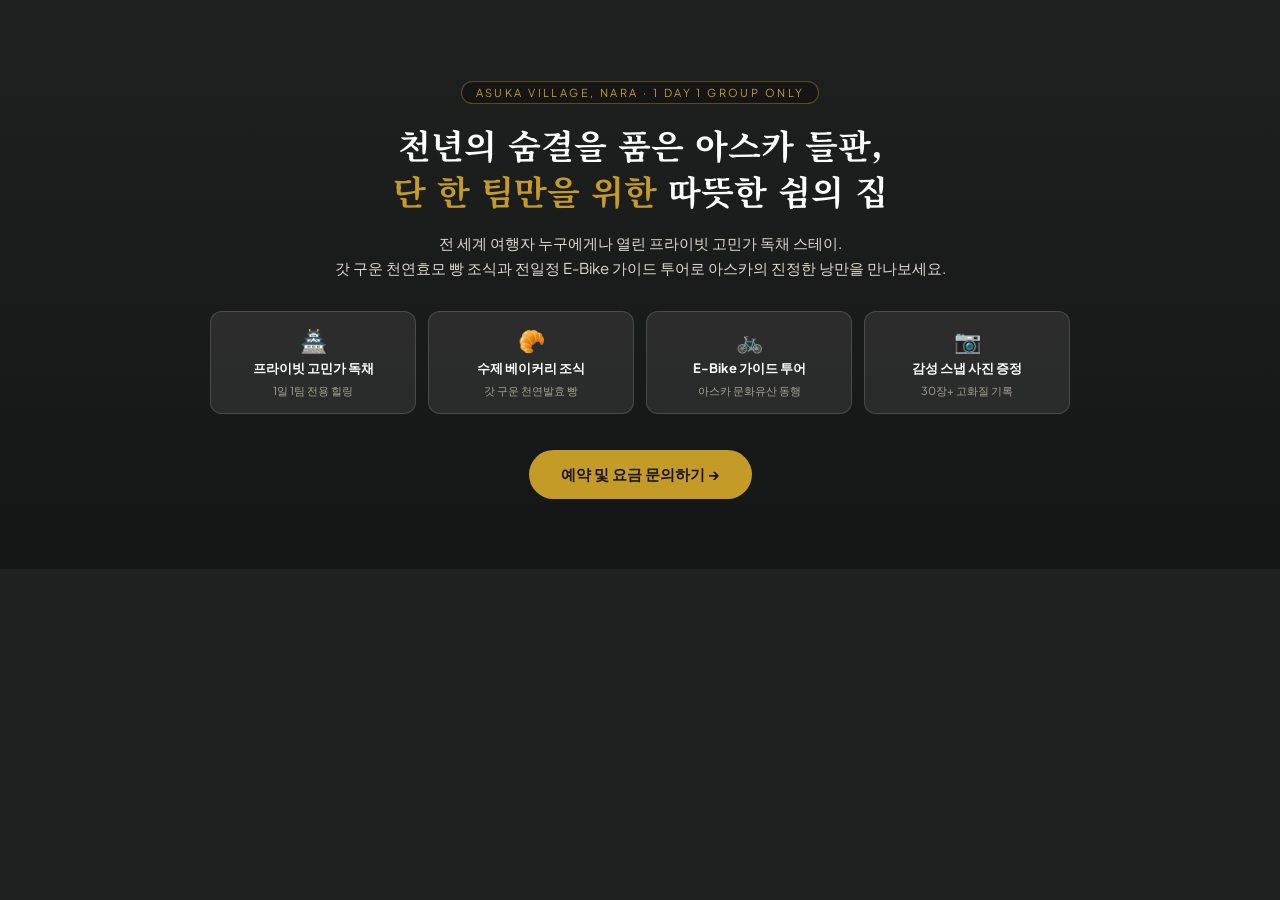
<file: google_sites_embeds/01_hero_and_highlights_embed.html>
<!DOCTYPE html>
<html lang="ko">
<head>
  <meta charset="UTF-8">
  <meta name="viewport" content="width=device-width, initial-scale=1.0">
  <title>Pleasant House - 히어로 배너 & 핵심 하이라이트</title>
  <link rel="preconnect" href="https://fonts.googleapis.com">
  <link rel="preconnect" href="https://fonts.gstatic.com" crossorigin>
  <link href="https://fonts.googleapis.com/css2?family=Noto+Serif+KR:wght@500;700&family=Plus+Jakarta+Sans:wght@400;600;700&display=swap" rel="stylesheet">
  <style>
    * { box-sizing: border-box; margin: 0; padding: 0; }
    body {
      font-family: 'Plus Jakarta Sans', sans-serif;
      background-color: #1f2120;
      color: #ffffff;
      padding: 0;
      margin: 0;
    }
    .hero-banner {
      position: relative;
      padding: 80px 24px 70px 24px;
      text-align: center;
      background: linear-gradient(180deg, rgba(31,33,32,0.85) 0%, rgba(20,22,21,0.95) 100%);
      overflow: hidden;
    }
    .kicker {
      display: inline-block;
      font-size: 11px;
      letter-spacing: 0.22em;
      color: #c59b27;
      border: 1px solid rgba(197, 155, 39, 0.4);
      padding: 4px 14px;
      border-radius: 999px;
      margin-bottom: 18px;
      background: rgba(0,0,0,0.3);
    }
    .title {
      font-family: 'Noto Serif KR', serif;
      font-size: 34px;
      line-height: 1.35;
      margin-bottom: 16px;
      color: #ffffff;
    }
    .title span { color: #c59b27; }
    .desc {
      font-size: 15px;
      color: #dfd8cc;
      max-width: 680px;
      margin: 0 auto 30px auto;
      line-height: 1.7;
    }
    .chips-grid {
      display: grid;
      grid-template-columns: repeat(4, 1fr);
      gap: 12px;
      max-width: 860px;
      margin: 0 auto 36px auto;
    }
    @media (max-width: 768px) {
      .chips-grid { grid-template-columns: repeat(2, 1fr); }
      .title { font-size: 26px; }
    }
    @media (max-width: 480px) {
      .hero-banner { padding: 50px 16px 40px 16px; word-break: keep-all; overflow-wrap: anywhere; overflow-wrap: break-word; }
      .title { font-size: 22px; line-height: 1.35; }
      .desc { font-size: 13px; margin-bottom: 24px; line-height: 1.65; }
      .chips-grid { grid-template-columns: minmax(0, 1fr); gap: 8px; margin-bottom: 24px; }
      .chip { padding: 10px 12px; }
      .btn-cta { width: 100%; text-align: center; padding: 13px 20px; font-size: 14px; display: block; box-sizing: border-box; }
    }
    .chip {
      background: rgba(255,255,255,0.08);
      border: 1px solid rgba(255,255,255,0.15);
      border-radius: 12px;
      padding: 14px;
      text-align: center;
    }
    .chip-icon { font-size: 22px; display: block; margin-bottom: 6px; }
    .chip-title { font-size: 13px; font-weight: 700; color: #ffffff; display: block; }
    .chip-sub { font-size: 11px; color: #a9a397; }
    .btn-cta {
      display: inline-block;
      background: #c59b27;
      color: #1a160d;
      font-weight: 700;
      padding: 14px 32px;
      border-radius: 999px;
      text-decoration: none;
      font-size: 15px;
      transition: background 0.2s ease;
    }
    .btn-cta:hover {
      background: #b58918;
    }
  </style>
</head>
<body>

<div class="hero-banner">
  <span class="kicker">ASUKA VILLAGE, NARA · 1 DAY 1 GROUP ONLY</span>
  <h1 class="title">
    천년의 숨결을 품은 아스카 들판,<br>
    <span>단 한 팀만을 위한</span> 따뜻한 쉼의 집
  </h1>
  <p class="desc">
    전 세계 여행자 누구에게나 열린 프라이빗 고민가 독채 스테이.<br>
    갓 구운 천연효모 빵 조식과 전일정 E-Bike 가이드 투어로 아스카의 진정한 낭만을 만나보세요.
  </p>

  <div class="chips-grid">
    <div class="chip">
      <span class="chip-icon">🏯</span>
      <span class="chip-title">프라이빗 고민가 독채</span>
      <span class="chip-sub">1일 1팀 전용 힐링</span>
    </div>
    <div class="chip">
      <span class="chip-icon">🥐</span>
      <span class="chip-title">수제 베이커리 조식</span>
      <span class="chip-sub">갓 구운 천연발효 빵</span>
    </div>
    <div class="chip">
      <span class="chip-icon">🚲</span>
      <span class="chip-title">E-Bike 가이드 투어</span>
      <span class="chip-sub">아스카 문화유산 동행</span>
    </div>
    <div class="chip">
      <span class="chip-icon">📷</span>
      <span class="chip-title">감성 스냅 사진 증정</span>
      <span class="chip-sub">30장+ 고화질 기록</span>
    </div>
  </div>

  <a href="#booking" class="btn-cta" target="_top">예약 및 요금 문의하기 →</a>
</div>

</body>
</html>
</file>
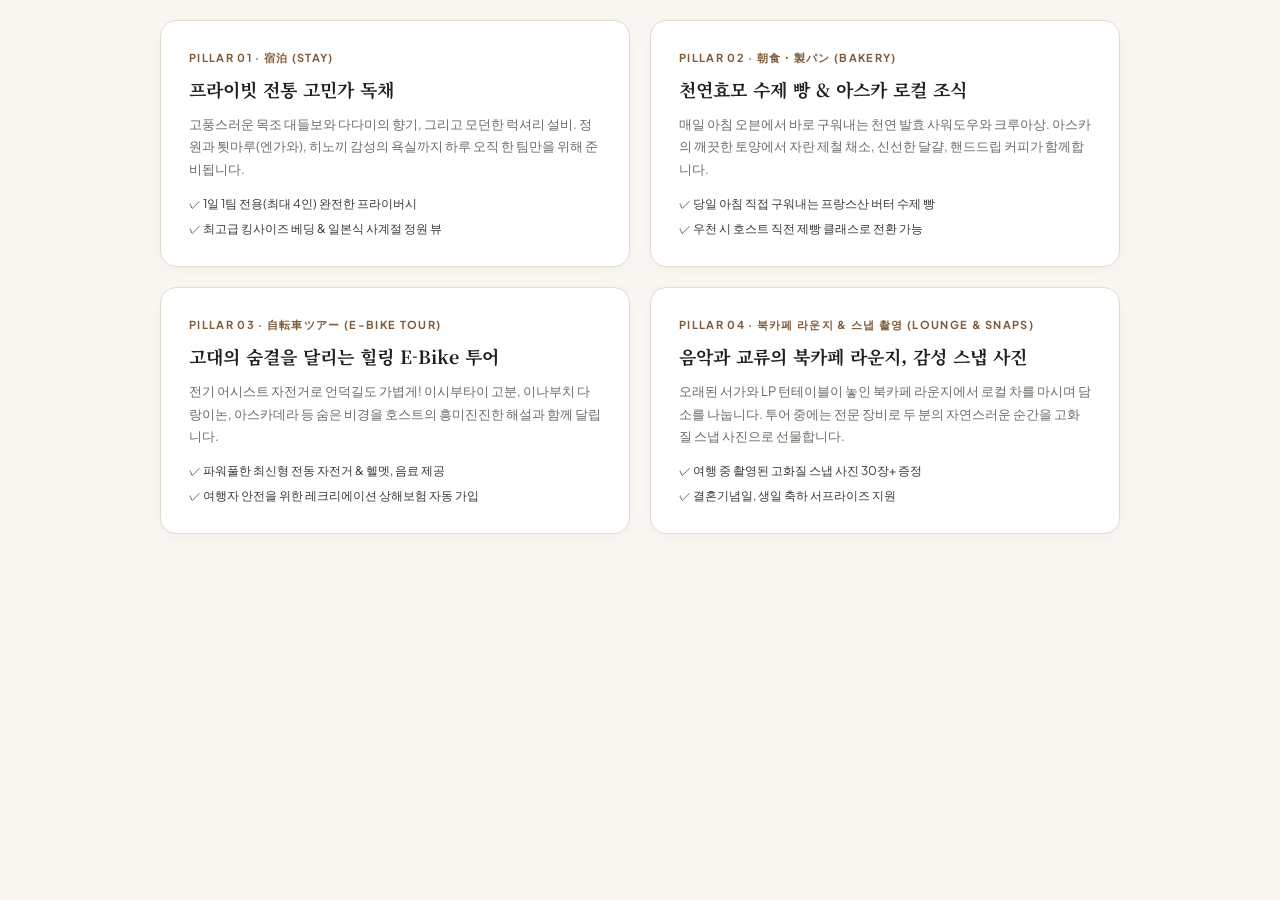
<file: google_sites_embeds/02_four_pillars_embed.html>
<!DOCTYPE html>
<html lang="ko">
<head>
  <meta charset="UTF-8">
  <meta name="viewport" content="width=device-width, initial-scale=1.0">
  <title>Pleasant House - 4대 핵심 시너지 체험</title>
  <link rel="preconnect" href="https://fonts.googleapis.com">
  <link rel="preconnect" href="https://fonts.gstatic.com" crossorigin>
  <link href="https://fonts.googleapis.com/css2?family=Noto+Serif+KR:wght@500;700&family=Plus+Jakarta+Sans:wght@400;600;700&display=swap" rel="stylesheet">
  <style>
    * { box-sizing: border-box; margin: 0; padding: 0; }
    body {
      font-family: 'Plus Jakarta Sans', sans-serif;
      background-color: #faf7f2;
      color: #2c2d2a;
      padding: 20px;
      line-height: 1.6;
    }
    .pillars-grid {
      display: grid;
      grid-template-columns: repeat(2, 1fr);
      gap: 20px;
      max-width: 960px;
      margin: 0 auto;
    }
    @media (max-width: 768px) {
      .pillars-grid { grid-template-columns: minmax(0, 1fr); }
    }
    @media (max-width: 600px) {
      body { padding: 14px 10px; word-break: normal; overflow-wrap: anywhere; overflow-wrap: break-word; }
      .pillars-grid { gap: 14px; }
      .pillar-card { padding: 22px 16px; border-radius: 14px; }
      .p-title { font-size: 16px; }
      .p-desc { font-size: 13px; line-height: 1.65; }
      .p-list { font-size: 12px; }
    }
    .pillar-card {
      background: #ffffff;
      border: 1px solid #e2dbcf;
      border-radius: 16px;
      padding: 28px;
      box-shadow: 0 4px 16px rgba(0,0,0,0.03);
      position: relative;
    }
    .p-tag {
      font-size: 11px;
      font-weight: 700;
      letter-spacing: 0.12em;
      color: #805b38;
      display: block;
      margin-bottom: 8px;
    }
    .p-title {
      font-family: 'Noto Serif KR', serif;
      font-size: 18px;
      color: #1f2120;
      margin-bottom: 10px;
    }
    .p-desc {
      font-size: 13px;
      color: #6c6b65;
      line-height: 1.7;
      margin-bottom: 14px;
    }
    .p-list {
      list-style: none;
      font-size: 12px;
      color: #383935;
      display: flex;
      flex-direction: column;
      gap: 6px;
    }
  </style>
</head>
<body>

<div class="pillars-grid">
  <!-- Pillar 1 -->
  <div class="pillar-card">
    <span class="p-tag">PILLAR 01 · 宿泊 (STAY)</span>
    <h3 class="p-title">프라이빗 전통 고민가 독채</h3>
    <p class="p-desc">고풍스러운 목조 대들보와 다다미의 향기, 그리고 모던한 럭셔리 설비. 정원과 툇마루(엔가와), 히노끼 감성의 욕실까지 하루 오직 한 팀만을 위해 준비됩니다.</p>
    <ul class="p-list">
      <li>✓ 1일 1팀 전용(최대 4인) 완전한 프라이버시</li>
      <li>✓ 최고급 킹사이즈 베딩 & 일본식 사계절 정원 뷰</li>
    </ul>
  </div>

  <!-- Pillar 2 -->
  <div class="pillar-card">
    <span class="p-tag">PILLAR 02 · 朝食・製パン (BAKERY)</span>
    <h3 class="p-title">천연효모 수제 빵 & 아스카 로컬 조식</h3>
    <p class="p-desc">매일 아침 오븐에서 바로 구워내는 천연 발효 사워도우와 크루아상. 아스카의 깨끗한 토양에서 자란 제철 채소, 신선한 달걀, 핸드드립 커피가 함께합니다.</p>
    <ul class="p-list">
      <li>✓ 당일 아침 직접 구워내는 프랑스산 버터 수제 빵</li>
      <li>✓ 우천 시 호스트 직전 제빵 클래스로 전환 가능</li>
    </ul>
  </div>

  <!-- Pillar 3 -->
  <div class="pillar-card">
    <span class="p-tag">PILLAR 03 · 自転車ツアー (E-BIKE TOUR)</span>
    <h3 class="p-title">고대의 숨결을 달리는 힐링 E-Bike 투어</h3>
    <p class="p-desc">전기 어시스트 자전거로 언덕길도 가볍게! 이시부타이 고분, 이나부치 다랑이논, 아스카데라 등 숨은 비경을 호스트의 흥미진진한 해설과 함께 달립니다.</p>
    <ul class="p-list">
      <li>✓ 파워풀한 최신형 전동 자전거 & 헬멧, 음료 제공</li>
      <li>✓ 여행자 안전을 위한 레크리에이션 상해보험 자동 가입</li>
    </ul>
  </div>

  <!-- Pillar 4 -->
  <div class="pillar-card">
    <span class="p-tag">PILLAR 04 · 북카페 라운지 & 스냅 촬영 (LOUNGE & SNAPS)</span>
    <h3 class="p-title">음악과 교류의 북카페 라운지, 감성 스냅 사진</h3>
    <p class="p-desc">오래된 서가와 LP 턴테이블이 놓인 북카페 라운지에서 로컬 차를 마시며 담소를 나눕니다. 투어 중에는 전문 장비로 두 분의 자연스러운 순간을 고화질 스냅 사진으로 선물합니다.</p>
    <ul class="p-list">
      <li>✓ 여행 중 촬영된 고화질 스냅 사진 30장+ 증정</li>
      <li>✓ 결혼기념일, 생일 축하 서프라이즈 지원</li>
    </ul>
  </div>
</div>

</body>
</html>
</file>
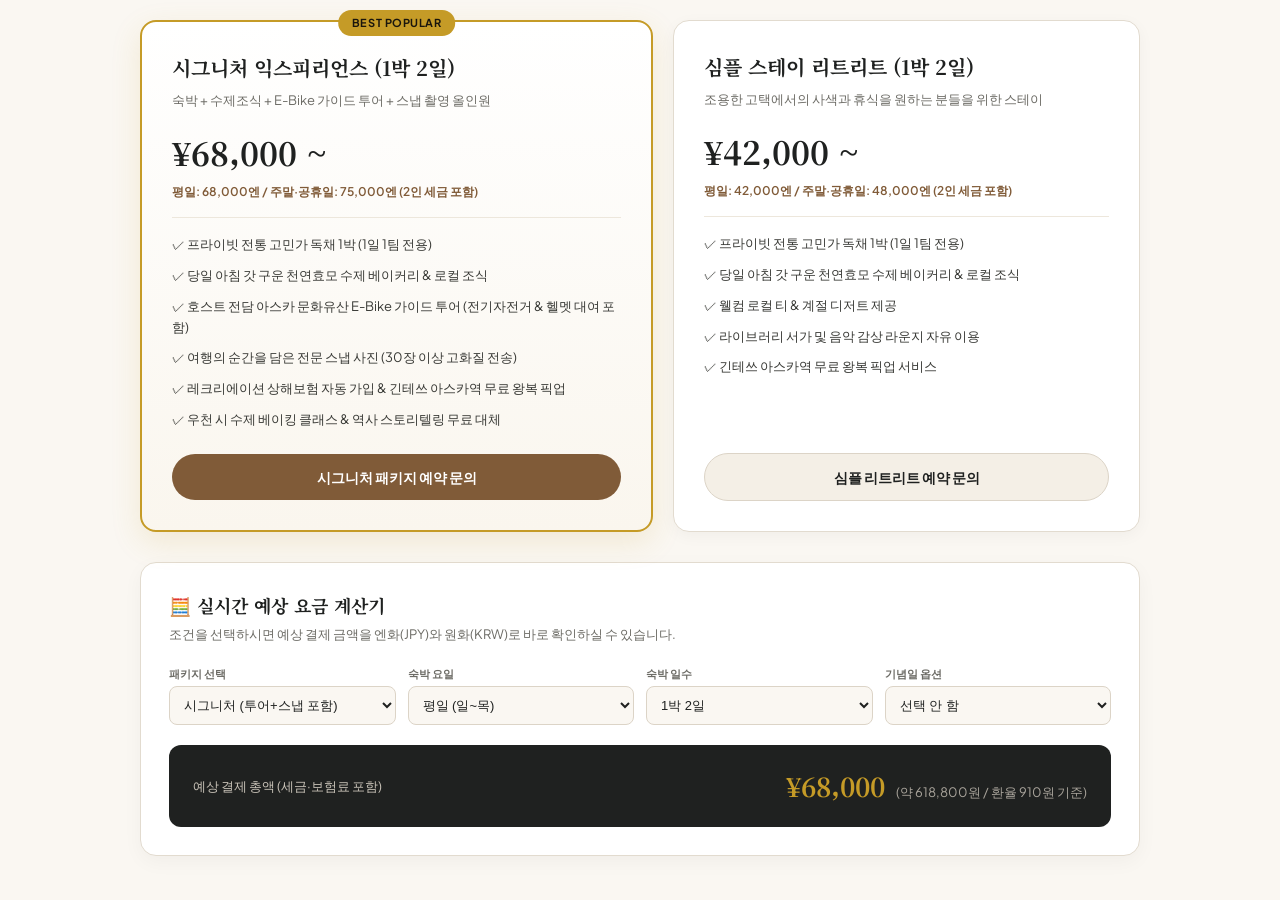
<file: google_sites_embeds/03_pricing_and_live_calculator_embed.html>
<!DOCTYPE html>
<html lang="ko">
<head>
  <meta charset="UTF-8">
  <meta name="viewport" content="width=device-width, initial-scale=1.0">
  <title>Pleasant House - 요금 및 실시간 계산기 위젯</title>
  <link rel="preconnect" href="https://fonts.googleapis.com">
  <link rel="preconnect" href="https://fonts.gstatic.com" crossorigin>
  <link href="https://fonts.googleapis.com/css2?family=Noto+Serif+KR:wght@500;700&family=Plus+Jakarta+Sans:wght@400;600;700&display=swap" rel="stylesheet">
  <style>
    * { box-sizing: border-box; margin: 0; padding: 0; }
    body {
      font-family: 'Plus Jakarta Sans', sans-serif;
      background-color: #faf7f2;
      color: #2c2d2a;
      padding: 20px;
      line-height: 1.6;
    }
    .widget-container {
      max-width: 1000px;
      margin: 0 auto;
    }
    .pricing-cards {
      display: grid;
      grid-template-columns: 1.1fr 1fr;
      gap: 20px;
      margin-bottom: 30px;
    }
    @media (max-width: 768px) {
      .pricing-cards { grid-template-columns: minmax(0, 1fr); }
    }
    .card {
      background: #ffffff;
      border: 1px solid #e2dbcf;
      border-radius: 16px;
      padding: 30px;
      position: relative;
      display: flex;
      flex-direction: column;
      box-shadow: 0 4px 16px rgba(0,0,0,0.04);
    }
    .card.featured {
      border: 2px solid #c59b27;
      background: linear-gradient(180deg, #ffffff, #faf6ee);
      box-shadow: 0 10px 30px rgba(197, 155, 39, 0.15);
    }
    .badge {
      position: absolute;
      top: -12px;
      left: 50%;
      transform: translateX(-50%);
      background: #c59b27;
      color: #1a160d;
      font-size: 11px;
      font-weight: 700;
      padding: 4px 14px;
      border-radius: 999px;
      letter-spacing: 0.05em;
    }
    .card-title {
      font-family: 'Noto Serif KR', serif;
      font-size: 20px;
      color: #1f2120;
      margin-bottom: 6px;
    }
    .card-desc {
      font-size: 13px;
      color: #6c6b65;
      margin-bottom: 16px;
    }
    .price-box {
      margin-bottom: 16px;
      padding-bottom: 16px;
      border-bottom: 1px solid #ede7dc;
    }
    .price-amount {
      font-family: 'Noto Serif KR', serif;
      font-size: 32px;
      font-weight: 700;
      color: #1f2120;
    }
    .price-sub {
      font-size: 12px;
      color: #805b38;
      font-weight: 600;
      display: block;
      margin-top: 4px;
    }
    .features-list {
      list-style: none;
      font-size: 13px;
      display: flex;
      flex-direction: column;
      gap: 10px;
      margin-bottom: 24px;
      flex-grow: 1;
    }
    .features-list li {
      color: #383935;
    }
    .btn {
      display: block;
      text-align: center;
      padding: 12px;
      border-radius: 999px;
      font-weight: 600;
      font-size: 14px;
      text-decoration: none;
      cursor: pointer;
      transition: all 0.2s ease;
      border: none;
    }
    .btn-primary {
      background: #805b38;
      color: #ffffff;
    }
    .btn-primary:hover {
      background: #634325;
    }
    .btn-secondary {
      background: #f4efe6;
      color: #1f2120;
      border: 1px solid #dcd4c7;
    }

    /* Calculator */
    .calculator-box {
      background: #ffffff;
      border: 1px solid #e2dbcf;
      border-radius: 16px;
      padding: 28px;
      box-shadow: 0 6px 20px rgba(0,0,0,0.04);
    }
    .calc-header {
      font-family: 'Noto Serif KR', serif;
      font-size: 18px;
      color: #1f2120;
      margin-bottom: 4px;
    }
    .calc-sub {
      font-size: 13px;
      color: #6c6b65;
      margin-bottom: 20px;
    }
    .calc-grid {
      display: grid;
      grid-template-columns: repeat(4, 1fr);
      gap: 12px;
      margin-bottom: 20px;
    }
    @media (max-width: 768px) {
      .calc-grid { grid-template-columns: 1fr 1fr; }
    }
    .calc-item label {
      display: block;
      font-size: 11px;
      font-weight: 700;
      color: #6c6b65;
      margin-bottom: 4px;
    }
    .calc-item select {
      width: 100%;
      padding: 10px;
      border: 1px solid #dcd4c7;
      border-radius: 8px;
      font-size: 13px;
      background: #faf7f2;
      color: #1f2120;
    }
    .calc-result {
      background: #1f2120;
      color: #ffffff;
      border-radius: 12px;
      padding: 20px 24px;
      display: flex;
      align-items: center;
      justify-content: space-between;
      flex-wrap: wrap;
      gap: 12px;
    }
    .res-label {
      font-size: 13px;
      color: #c9c3b8;
    }
    .res-val {
      font-family: 'Noto Serif KR', serif;
      font-size: 26px;
      font-weight: 700;
      color: #c59b27;
    }
    .res-krw {
      font-size: 13px;
      color: #a8a39a;
      margin-left: 8px;
    }

    /* Mobile Enhancements */
    @media (max-width: 600px) {
      body {
        padding: 14px 10px;
        word-break: keep-all; overflow-wrap: anywhere;
        overflow-wrap: break-word;
      }
      .pricing-cards {
        gap: 16px;
        margin-bottom: 24px;
      }
      .card {
        padding: 26px 18px;
        border-radius: 14px;
      }
      .card-title {
        font-size: 18px;
      }
      .price-amount {
        font-size: 28px;
      }
      .btn {
        min-height: 48px;
        display: flex;
        align-items: center;
        justify-content: center;
      }
      .calculator-box {
        padding: 20px 16px;
        border-radius: 14px;
      }
      .calc-grid {
        grid-template-columns: minmax(0, 1fr);
        gap: 12px;
      }
      .calc-item select {
        min-height: 48px;
        padding: 12px;
        font-size: 14px;
        border-radius: 10px;
        text-overflow: ellipsis;
        white-space: nowrap;
        overflow: hidden;
      }
      .calc-result {
        flex-direction: column;
        align-items: stretch;
        text-align: center;
        padding: 18px 16px;
        gap: 14px;
      }
      .res-val {
        font-size: 28px;
        display: block;
      }
      .res-krw {
        display: block;
        margin-left: 0;
        margin-top: 4px;
        font-size: 12px;
      }
    }
  </style>
</head>
<body>

<div class="widget-container">
  <!-- Pricing Cards -->
  <div class="pricing-cards">
    <!-- Signature Plan -->
    <div class="card featured">
      <span class="badge">BEST POPULAR</span>
      <h3 class="card-title">시그니처 익스피리언스 (1박 2일)</h3>
      <p class="card-desc">숙박 + 수제조식 + E-Bike 가이드 투어 + 스냅 촬영 올인원</p>
      <div class="price-box">
        <span class="price-amount">¥68,000 ~</span>
        <span class="price-sub">평일: 68,000엔 / 주말·공휴일: 75,000엔 (2인 세금 포함)</span>
      </div>
      <ul class="features-list">
        <li>✓ 프라이빗 전통 고민가 독채 1박 (1일 1팀 전용)</li>
        <li>✓ 당일 아침 갓 구운 천연효모 수제 베이커리 & 로컬 조식</li>
        <li>✓ 호스트 전담 아스카 문화유산 E-Bike 가이드 투어 (전기자전거 & 헬멧 대여 포함)</li>
        <li>✓ 여행의 순간을 담은 전문 스냅 사진 (30장 이상 고화질 전송)</li>
        <li>✓ 레크리에이션 상해보험 자동 가입 & 긴테쓰 아스카역 무료 왕복 픽업</li>
        <li>✓ 우천 시 수제 베이킹 클래스 & 역사 스토리텔링 무료 대체</li>
      </ul>
      <a href="#booking" class="btn btn-primary" target="_top">시그니처 패키지 예약 문의</a>
    </div>

    <!-- Simple Retreat Plan -->
    <div class="card">
      <h3 class="card-title">심플 스테이 리트리트 (1박 2일)</h3>
      <p class="card-desc">조용한 고택에서의 사색과 휴식을 원하는 분들을 위한 스테이</p>
      <div class="price-box">
        <span class="price-amount">¥42,000 ~</span>
        <span class="price-sub">평일: 42,000엔 / 주말·공휴일: 48,000엔 (2인 세금 포함)</span>
      </div>
      <ul class="features-list">
        <li>✓ 프라이빗 전통 고민가 독채 1박 (1일 1팀 전용)</li>
        <li>✓ 당일 아침 갓 구운 천연효모 수제 베이커리 & 로컬 조식</li>
        <li>✓ 웰컴 로컬 티 & 계절 디저트 제공</li>
        <li>✓ 라이브러리 서가 및 음악 감상 라운지 자유 이용</li>
        <li>✓ 긴테쓰 아스카역 무료 왕복 픽업 서비스</li>
      </ul>
      <a href="#booking" class="btn btn-secondary" target="_top">심플 리트리트 예약 문의</a>
    </div>
  </div>

  <!-- Live Calculator -->
  <div class="calculator-box">
    <h4 class="calc-header">🧮 실시간 예상 요금 계산기</h4>
    <p class="calc-sub">조건을 선택하시면 예상 결제 금액을 엔화(JPY)와 원화(KRW)로 바로 확인하실 수 있습니다.</p>
    
    <div class="calc-grid">
      <div class="calc-item">
        <label>패키지 선택</label>
        <select id="wPlan" onchange="runCalc()">
          <option value="signature">시그니처 (투어+스냅 포함)</option>
          <option value="retreat">심플 스테이 (숙박+조식)</option>
        </select>
      </div>

      <div class="calc-item">
        <label>숙박 요일</label>
        <select id="wDay" onchange="runCalc()">
          <option value="weekday">평일 (일~목)</option>
          <option value="weekend">주말 / 일본 공휴일</option>
        </select>
      </div>

      <div class="calc-item">
        <label>숙박 일수</label>
        <select id="wNights" onchange="runCalc()">
          <option value="1">1박 2일</option>
          <option value="2">2박 3일 (10% 할인)</option>
          <option value="3">3박 4일 (15% 할인)</option>
        </select>
      </div>

      <div class="calc-item">
        <label>기념일 옵션</label>
        <select id="wAddon" onchange="runCalc()">
          <option value="none">선택 안 함</option>
          <option value="cake">수제 케이크 & 스파클링 (+8,000엔)</option>
          <option value="dinner">로컬 디너 2인 코스 (+14,000엔)</option>
          <option value="full">풀 스페셜 (케이크+와인+디너) (+20,000엔)</option>
        </select>
      </div>
    </div>

    <div class="calc-result">
      <div class="res-label">예상 결제 총액 (세금·보험료 포함)</div>
      <div>
        <span class="res-val" id="wJpy">¥68,000</span>
        <span class="res-krw" id="wKrw">(약 618,800원 / 환율 910원 기준)</span>
      </div>
    </div>
  </div>
</div>

<script>
function runCalc() {
  const plan = document.getElementById('wPlan').value;
  const day = document.getElementById('wDay').value;
  const nights = parseInt(document.getElementById('wNights').value, 10);
  const addon = document.getElementById('wAddon').value;

  let baseRate = (plan === 'signature') 
    ? (day === 'weekday' ? 68000 : 75000)
    : (day === 'weekday' ? 42000 : 48000);

  let discount = 1.0;
  if (nights === 2) discount = 0.90;
  if (nights >= 3) discount = 0.85;

  let stayCost = Math.round(baseRate * nights * discount);
  let addonCost = 0;
  if (addon === 'cake') addonCost = 8000;
  if (addon === 'dinner') addonCost = 14000;
  if (addon === 'full') addonCost = 20000;

  const total = stayCost + addonCost;
  const krw = Math.round(total * 9.1);

  document.getElementById('wJpy').textContent = '¥' + total.toLocaleString();
  document.getElementById('wKrw').textContent = `(약 ${krw.toLocaleString()}원 / 환율 910원 기준)`;
}
runCalc();
</script>

</body>
</html>
</file>
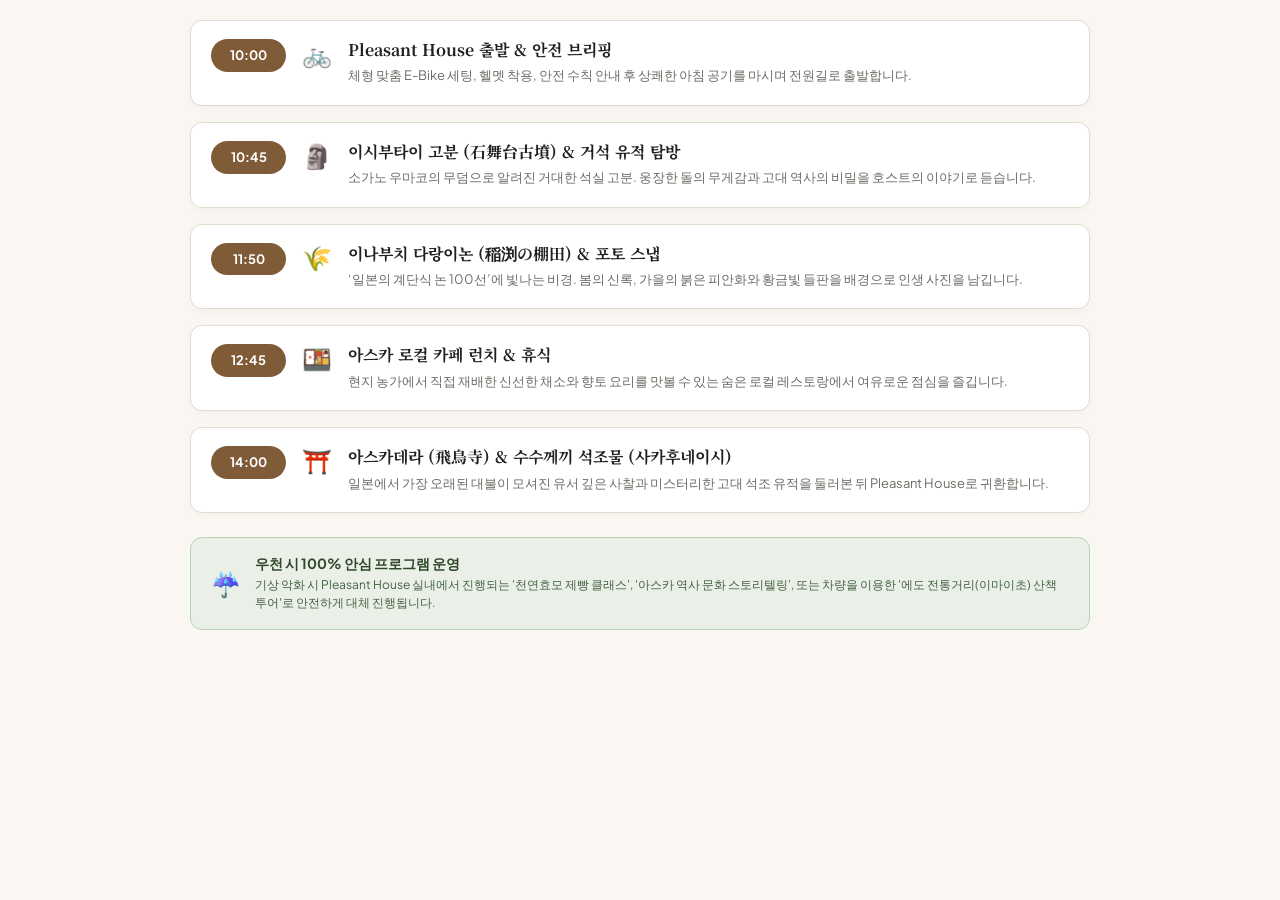
<file: google_sites_embeds/04_ebike_tour_timeline_embed.html>
<!DOCTYPE html>
<html lang="ko">
<head>
  <meta charset="UTF-8">
  <meta name="viewport" content="width=device-width, initial-scale=1.0">
  <title>Pleasant House - E-Bike 투어 코스 위젯</title>
  <link rel="preconnect" href="https://fonts.googleapis.com">
  <link rel="preconnect" href="https://fonts.gstatic.com" crossorigin>
  <link href="https://fonts.googleapis.com/css2?family=Noto+Serif+KR:wght@500;700&family=Plus+Jakarta+Sans:wght@400;600;700&display=swap" rel="stylesheet">
  <style>
    * { box-sizing: border-box; margin: 0; padding: 0; }
    body {
      font-family: 'Plus Jakarta Sans', sans-serif;
      background-color: #faf7f2;
      color: #2c2d2a;
      padding: 20px;
      line-height: 1.6;
      word-break: keep-all; overflow-wrap: anywhere;
      overflow-wrap: break-word;
    }
    .timeline-container {
      max-width: 900px;
      margin: 0 auto;
      width: 100%;
    }
    .timeline-list {
      display: flex;
      flex-direction: column;
      gap: 16px;
      position: relative;
      margin-bottom: 24px;
    }
    .timeline-item {
      display: flex;
      align-items: flex-start;
      gap: 16px;
      background: #ffffff;
      border: 1px solid #e2dbcf;
      border-radius: 12px;
      padding: 18px 20px;
      box-shadow: 0 2px 8px rgba(0,0,0,0.03);
      transition: transform 0.2s ease;
    }
    .time-tag {
      background: #805b38;
      color: #ffffff;
      font-weight: 700;
      font-size: 13px;
      padding: 6px 14px;
      border-radius: 999px;
      flex-shrink: 0;
      min-width: 75px;
      text-align: center;
    }
    .item-icon {
      font-size: 24px;
      flex-shrink: 0;
      line-height: 1;
      margin-top: 2px;
    }
    .item-content {
      flex-grow: 1;
      min-width: 0;
    }
    .item-content h4 {
      font-family: 'Noto Serif KR', serif;
      font-size: 16px;
      color: #1f2120;
      margin-bottom: 4px;
      line-height: 1.4;
    }
    .item-content p {
      font-size: 13px;
      color: #6c6b65;
      line-height: 1.65;
    }
    .rain-box {
      background: #eaf0e8;
      border: 1px solid #b8d2b4;
      border-radius: 12px;
      padding: 16px 20px;
      display: flex;
      align-items: center;
      gap: 14px;
    }
    .rain-icon { font-size: 24px; flex-shrink: 0; }
    .rain-text strong {
      display: block;
      font-size: 14px;
      color: #2e472a;
      margin-bottom: 2px;
      line-height: 1.4;
    }
    .rain-text p {
      font-size: 12px;
      color: #456141;
      line-height: 1.55;
    }

    /* Mobile Enhancements */
    @media (max-width: 600px) {
      body {
        padding: 14px 10px;
      }
      .timeline-list {
        gap: 14px;
      }
      .timeline-item {
        flex-direction: column;
        align-items: stretch;
        gap: 10px;
        padding: 16px 14px;
        border-radius: 14px;
        border-left: 3px solid #805b38;
      }
      .time-tag {
        align-self: flex-start;
        min-width: auto;
        padding: 4px 12px;
        font-size: 12px;
      }
      .item-content {
        display: flex;
        flex-direction: column;
        gap: 6px;
      }
      .item-content h4 {
        font-size: 15px;
      }
      .item-content p {
        font-size: 13px;
      }
      .rain-box {
        flex-direction: column;
        align-items: flex-start;
        gap: 10px;
        padding: 16px 14px;
        border-radius: 14px;
      }
    }
  </style>
</head>
<body>

<div class="timeline-container">
  <div class="timeline-list">
    <div class="timeline-item">
      <span class="time-tag">10:00</span>
      <span class="item-icon">🚲</span>
      <div class="item-content">
        <h4>Pleasant House 출발 & 안전 브리핑</h4>
        <p>체형 맞춤 E-Bike 세팅, 헬멧 착용, 안전 수칙 안내 후 상쾌한 아침 공기를 마시며 전원길로 출발합니다.</p>
      </div>
    </div>

    <div class="timeline-item">
      <span class="time-tag">10:45</span>
      <span class="item-icon">🗿</span>
      <div class="item-content">
        <h4>이시부타이 고분 (石舞台古墳) & 거석 유적 탐방</h4>
        <p>소가노 우마코의 무덤으로 알려진 거대한 석실 고분. 웅장한 돌의 무게감과 고대 역사의 비밀을 호스트의 이야기로 듣습니다.</p>
      </div>
    </div>

    <div class="timeline-item">
      <span class="time-tag">11:50</span>
      <span class="item-icon">🌾</span>
      <div class="item-content">
        <h4>이나부치 다랑이논 (稲渕の棚田) & 포토 스냅</h4>
        <p>‘일본의 계단식 논 100선’에 빛나는 비경. 봄의 신록, 가을의 붉은 피안화와 황금빛 들판을 배경으로 인생 사진을 남깁니다.</p>
      </div>
    </div>

    <div class="timeline-item">
      <span class="time-tag">12:45</span>
      <span class="item-icon">🍱</span>
      <div class="item-content">
        <h4>아스카 로컬 카페 런치 & 휴식</h4>
        <p>현지 농가에서 직접 재배한 신선한 채소와 향토 요리를 맛볼 수 있는 숨은 로컬 레스토랑에서 여유로운 점심을 즐깁니다.</p>
      </div>
    </div>

    <div class="timeline-item">
      <span class="time-tag">14:00</span>
      <span class="item-icon">⛩️</span>
      <div class="item-content">
        <h4>아스카데라 (飛鳥寺) & 수수께끼 석조물 (사카후네이시)</h4>
        <p>일본에서 가장 오래된 대불이 모셔진 유서 깊은 사찰과 미스터리한 고대 석조 유적을 둘러본 뒤 Pleasant House로 귀환합니다.</p>
      </div>
    </div>
  </div>

  <div class="rain-box">
    <span class="rain-icon">☔</span>
    <div class="rain-text">
      <strong>우천 시 100% 안심 프로그램 운영</strong>
      <p>기상 악화 시 Pleasant House 실내에서 진행되는 '천연효모 제빵 클래스', '아스카 역사 문화 스토리텔링', 또는 차량을 이용한 '에도 전통거리(이마이초) 산책 투어'로 안전하게 대체 진행됩니다.</p>
    </div>
  </div>
</div>

</body>
</html>
</file>
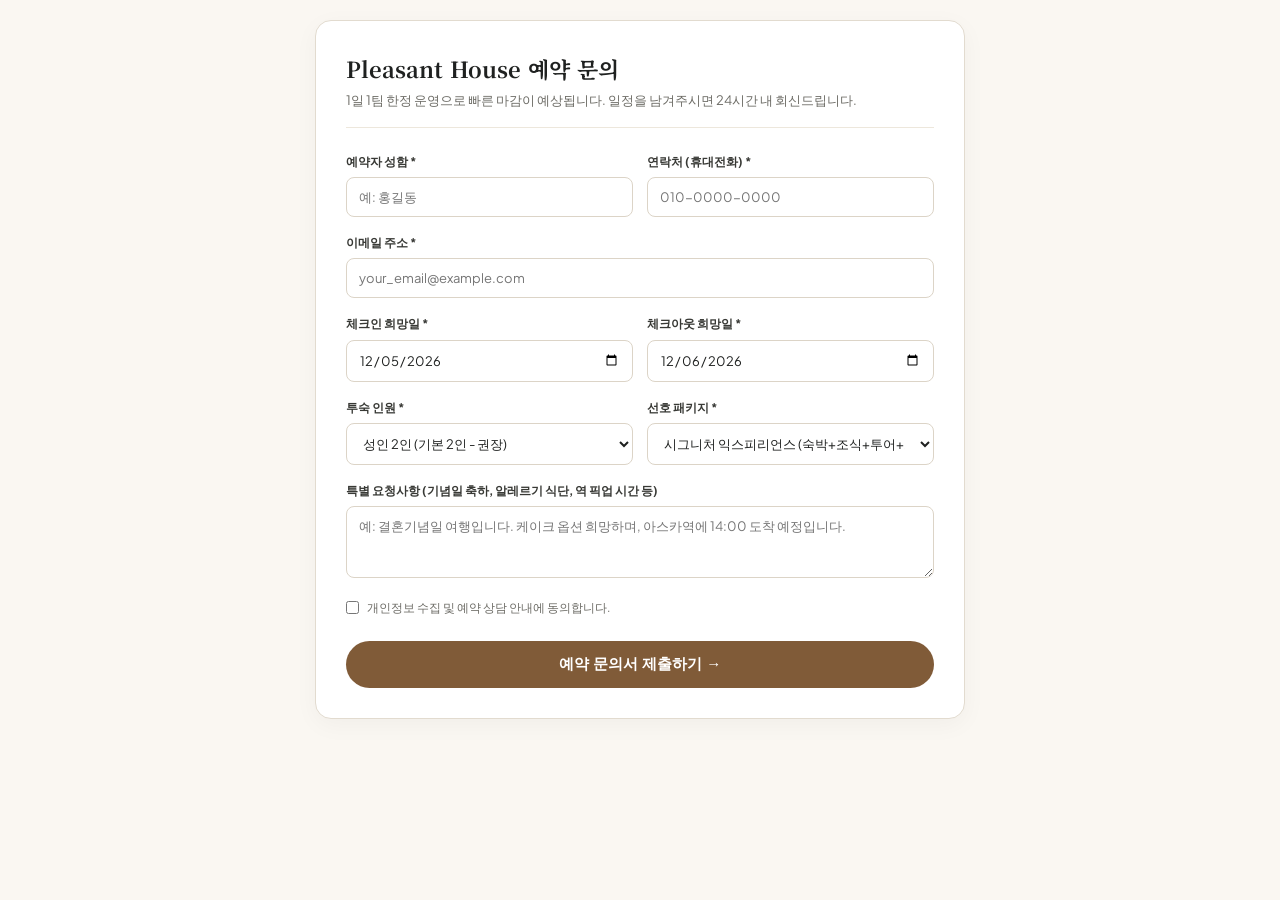
<file: google_sites_embeds/05_booking_inquiry_form_embed.html>
<!DOCTYPE html>
<html lang="ko">
<head>
  <meta charset="UTF-8">
  <meta name="viewport" content="width=device-width, initial-scale=1.0">
  <title>Pleasant House - 예약 문의 폼 위젯</title>
  <link rel="preconnect" href="https://fonts.googleapis.com">
  <link rel="preconnect" href="https://fonts.gstatic.com" crossorigin>
  <link href="https://fonts.googleapis.com/css2?family=Noto+Serif+KR:wght@500;700&family=Plus+Jakarta+Sans:wght@400;600;700&display=swap" rel="stylesheet">
  <style>
    * { box-sizing: border-box; margin: 0; padding: 0; }
    body {
      font-family: 'Plus Jakarta Sans', sans-serif;
      background-color: #faf7f2;
      color: #2c2d2a;
      padding: 20px;
      line-height: 1.6;
    }
    .booking-card {
      max-width: 650px;
      margin: 0 auto;
      background: #ffffff;
      border: 1px solid #e2dbcf;
      border-radius: 16px;
      padding: 30px;
      box-shadow: 0 6px 24px rgba(0,0,0,0.04);
    }
    .form-header {
      margin-bottom: 24px;
      border-bottom: 1px solid #ede7dc;
      padding-bottom: 16px;
    }
    .form-title {
      font-family: 'Noto Serif KR', serif;
      font-size: 22px;
      color: #1f2120;
      margin-bottom: 4px;
    }
    .form-sub {
      font-size: 13px;
      color: #6c6b65;
    }
    .res-form {
      display: flex;
      flex-direction: column;
      gap: 16px;
    }
    .form-row {
      display: grid;
      grid-template-columns: 1fr 1fr;
      gap: 14px;
    }
    @media (max-width: 580px) {
      body {
        padding: 12px 8px;
        word-break: keep-all; overflow-wrap: anywhere;
        overflow-wrap: break-word;
      }
      .booking-card {
        padding: 20px 14px;
        border-radius: 14px;
      }
      .form-row { grid-template-columns: minmax(0, 1fr); gap: 12px; }
      .field input, .field select, .field textarea {
        min-height: 48px;
        padding: 12px 14px;
        font-size: 14px;
        border-radius: 10px;
        -webkit-appearance: none;
        appearance: none;
      }
      .field textarea {
        min-height: 90px;
      }
      .consent-box {
        font-size: 12px;
        align-items: flex-start;
        line-height: 1.4;
      }
      .consent-box input[type="checkbox"] {
        width: 18px;
        height: 18px;
        flex-shrink: 0;
        margin-top: 1px;
      }
      .btn-submit {
        min-height: 50px;
        font-size: 15px;
      }
    }
    .field {
      display: flex;
      flex-direction: column;
      gap: 6px;
    }
    .field label {
      font-size: 12px;
      font-weight: 700;
      color: #383935;
    }
    .field input, .field select, .field textarea {
      padding: 11px 12px;
      border: 1px solid #dcd4c7;
      border-radius: 8px;
      font-size: 13px;
      font-family: inherit;
      color: #1f2120;
      background: #ffffff;
      box-sizing: border-box;
      width: 100%;
    }
    .field input:focus, .field select:focus, .field textarea:focus {
      outline: none;
      border-color: #805b38;
      box-shadow: 0 0 0 3px rgba(128,91,56,0.12);
    }
    .consent-box {
      display: flex;
      align-items: center;
      gap: 8px;
      font-size: 12px;
      color: #6c6b65;
      margin-top: 4px;
    }
    .btn-submit {
      background: #805b38;
      color: #ffffff;
      padding: 14px;
      font-size: 15px;
      font-weight: 700;
      border: none;
      border-radius: 999px;
      cursor: pointer;
      transition: background 0.2s ease;
      margin-top: 8px;
      width: 100%;
      display: flex;
      align-items: center;
      justify-content: center;
    }
    .btn-submit:hover {
      background: #634325;
    }
    .success-alert {
      display: none;
      text-align: center;
      padding: 30px 10px;
    }
    .success-icon { font-size: 40px; margin-bottom: 12px; }
    .success-title { font-family: 'Noto Serif KR', serif; font-size: 18px; margin-bottom: 8px; }
    .success-desc { font-size: 13px; color: #6c6b65; line-height: 1.6; }
  </style>
</head>
<body>

<div class="booking-card">
  <div class="form-header">
    <h3 class="form-title">Pleasant House 예약 문의</h3>
    <p class="form-sub">1일 1팀 한정 운영으로 빠른 마감이 예상됩니다. 일정을 남겨주시면 24시간 내 회신드립니다.</p>
  </div>

  <form id="embedBookingForm" class="res-form" onsubmit="submitEmbedForm(event)">
    <div class="form-row">
      <div class="field">
        <label>예약자 성함 *</label>
        <input type="text" id="eName" required placeholder="예: 홍길동">
      </div>
      <div class="field">
        <label>연락처 (휴대전화) *</label>
        <input type="tel" id="ePhone" required placeholder="010-0000-0000">
      </div>
    </div>

    <div class="field">
      <label>이메일 주소 *</label>
      <input type="email" id="eEmail" required placeholder="your_email@example.com">
    </div>

    <div class="form-row">
      <div class="field">
        <label>체크인 희망일 *</label>
        <input type="date" id="eCheckin" required>
      </div>
      <div class="field">
        <label>체크아웃 희망일 *</label>
        <input type="date" id="eCheckout" required>
      </div>
    </div>

    <div class="form-row">
      <div class="field">
        <label>투숙 인원 *</label>
        <select id="eGuests" required>
          <option value="2">성인 2인 (기본 2인 - 권장)</option>
          <option value="1">1인 (솔로 리트리트)</option>
          <option value="3">성인 3인 (가족)</option>
          <option value="4">성인 4인 (최대)</option>
        </select>
      </div>
      <div class="field">
        <label>선호 패키지 *</label>
        <select id="ePackage" required>
          <option value="signature">시그니처 익스피리언스 (숙박+조식+투어+스냅)</option>
          <option value="retreat">심플 스테이 리트리트 (숙박+조식)</option>
        </select>
      </div>
    </div>

    <div class="field">
      <label>특별 요청사항 (기념일 축하, 알레르기 식단, 역 픽업 시간 등)</label>
      <textarea id="eNotes" rows="3" placeholder="예: 결혼기념일 여행입니다. 케이크 옵션 희망하며, 아스카역에 14:00 도착 예정입니다."></textarea>
    </div>

    <div class="consent-box">
      <input type="checkbox" id="eConsent" required>
      <label for="eConsent">개인정보 수집 및 예약 상담 안내에 동의합니다.</label>
    </div>

    <button type="submit" class="btn-submit">예약 문의서 제출하기 →</button>
  </form>

  <div id="embedSuccess" class="success-alert">
    <div class="success-icon">🎉</div>
    <h4 class="success-title">예약 문의가 정상 접수되었습니다!</h4>
    <p class="success-desc">호스트가 접수된 내용을 확인한 후 24시간 이내에 입력하신 연락처 및 이메일로 상세 일정과 견적을 안내해 드리겠습니다.</p>
  </div>
</div>

<script>
function submitEmbedForm(e) {
  e.preventDefault();
  document.getElementById('embedBookingForm').style.display = 'none';
  document.getElementById('embedSuccess').style.display = 'block';
}

// Set default dates
const d = new Date();
d.setDate(d.getDate() + 1);
document.getElementById('eCheckin').value = d.toISOString().split('T')[0];
d.setDate(d.getDate() + 1);
document.getElementById('eCheckout').value = d.toISOString().split('T')[0];
</script>

</body>
</html>
</file>
